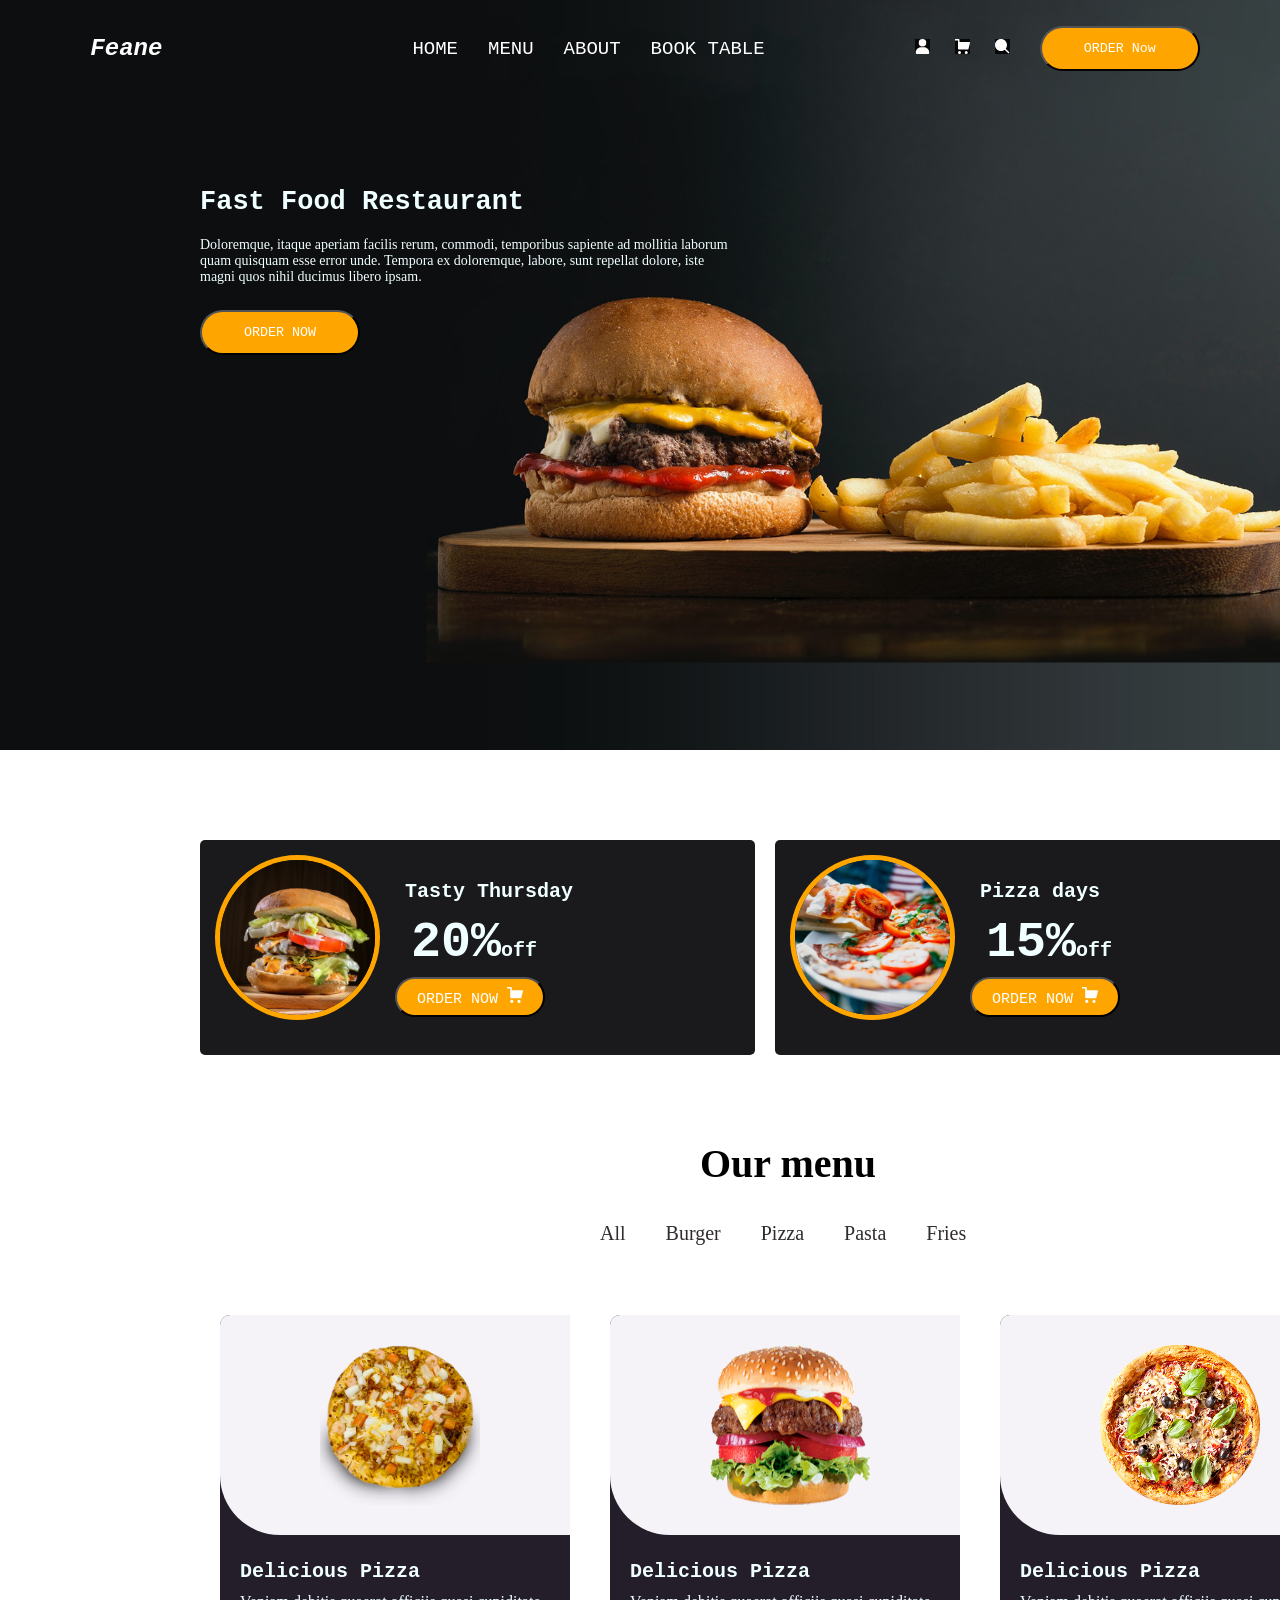
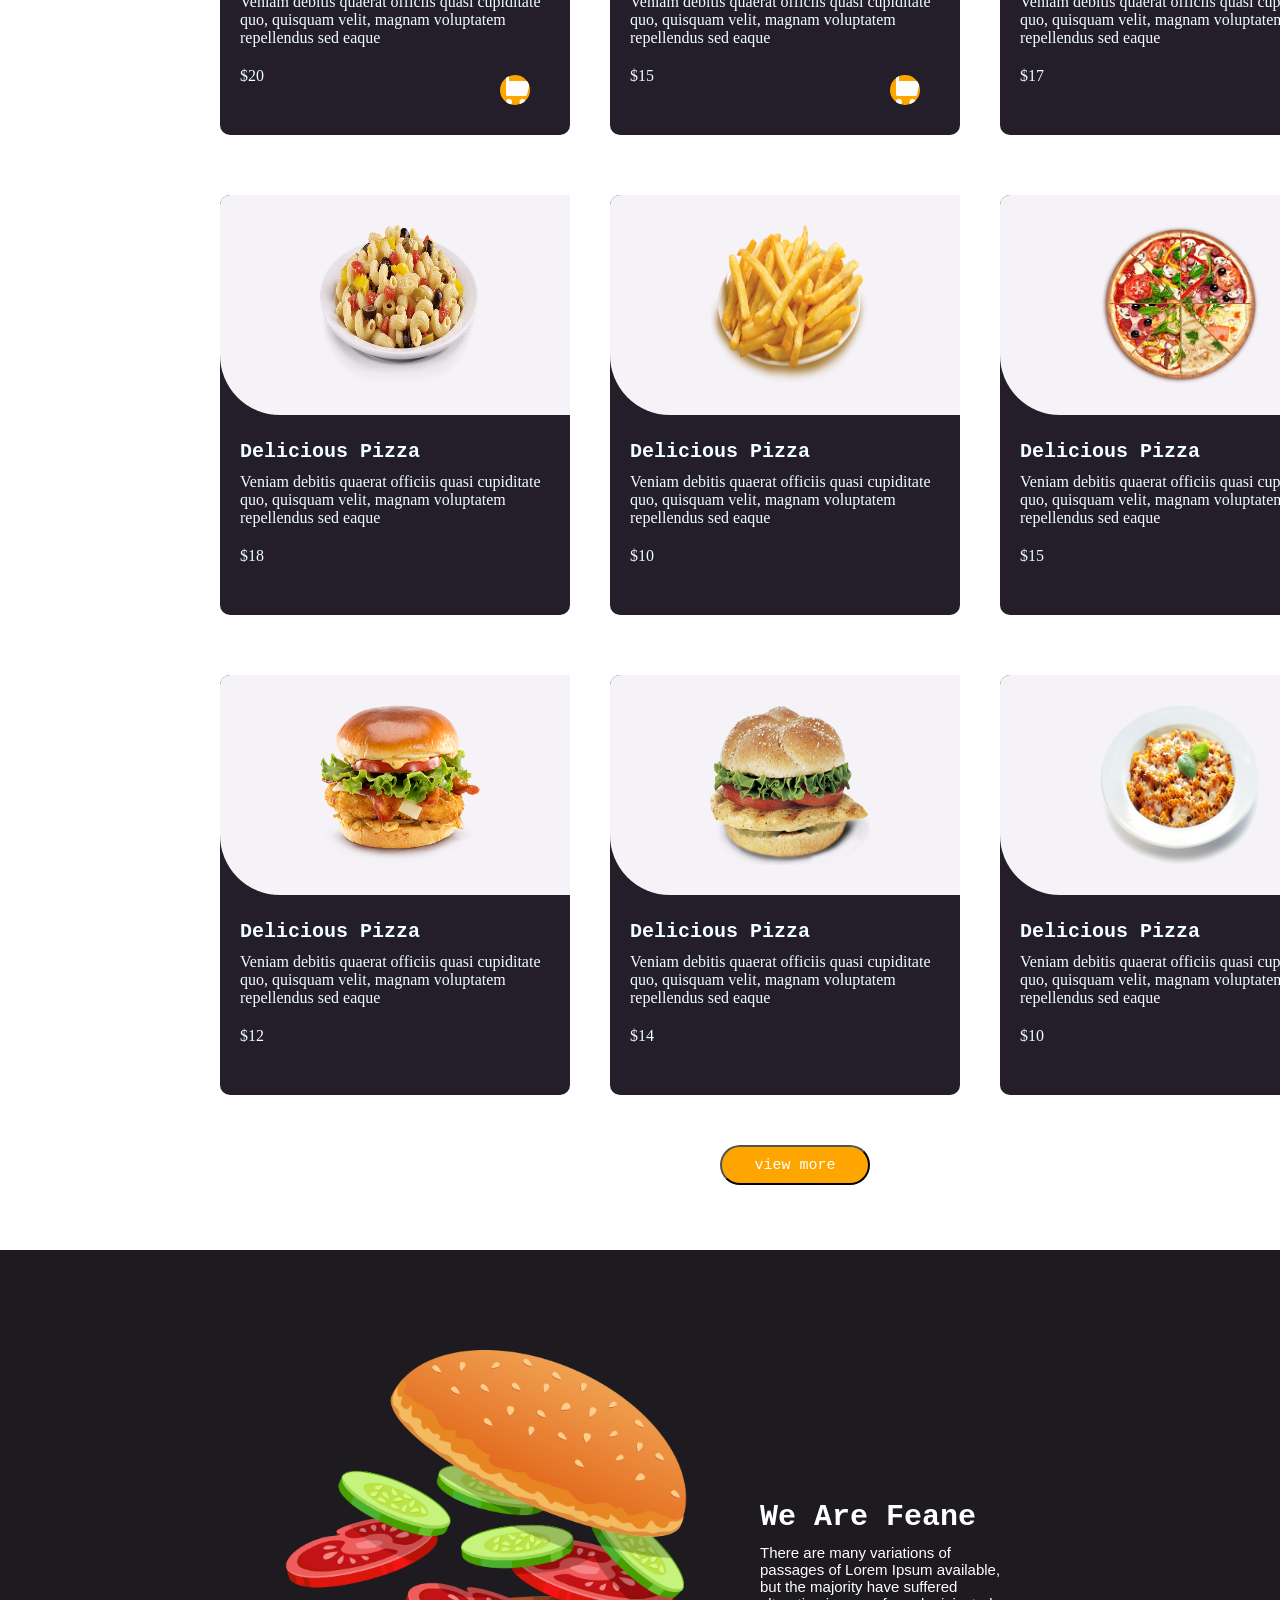
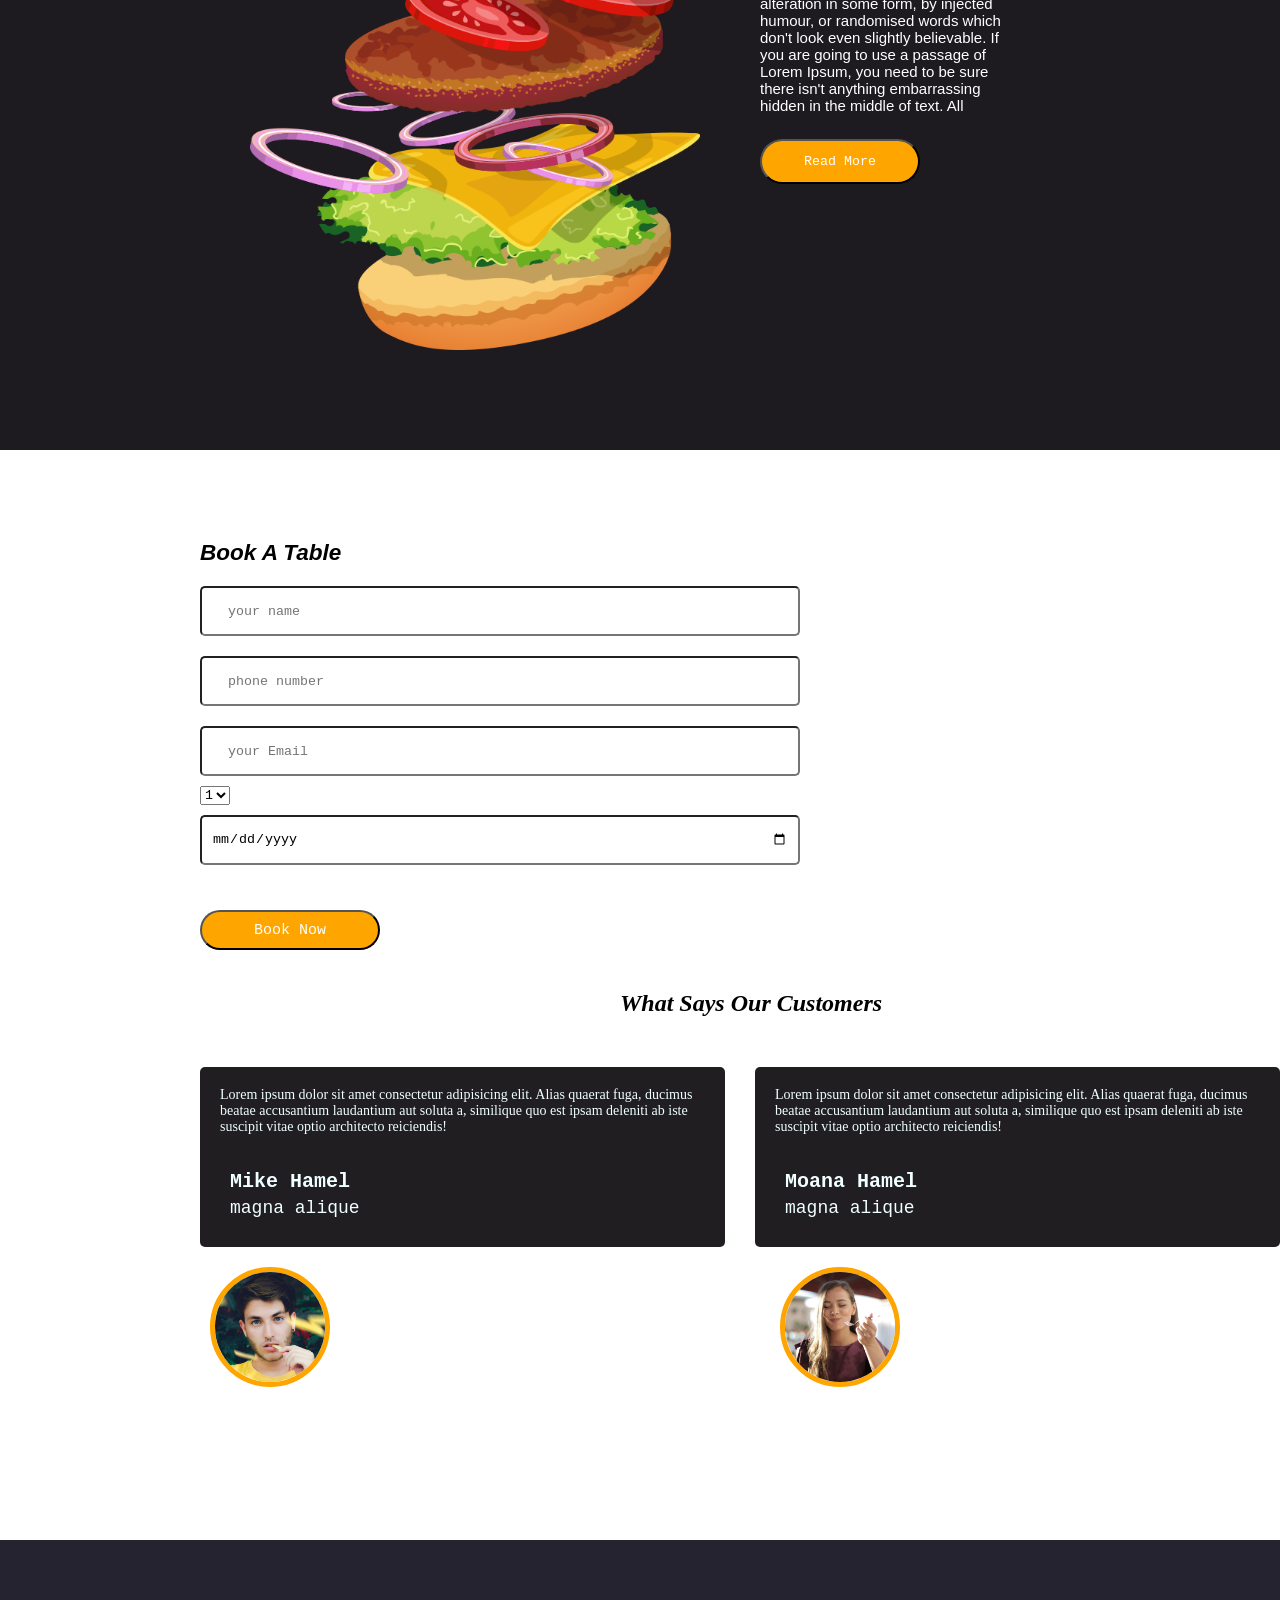
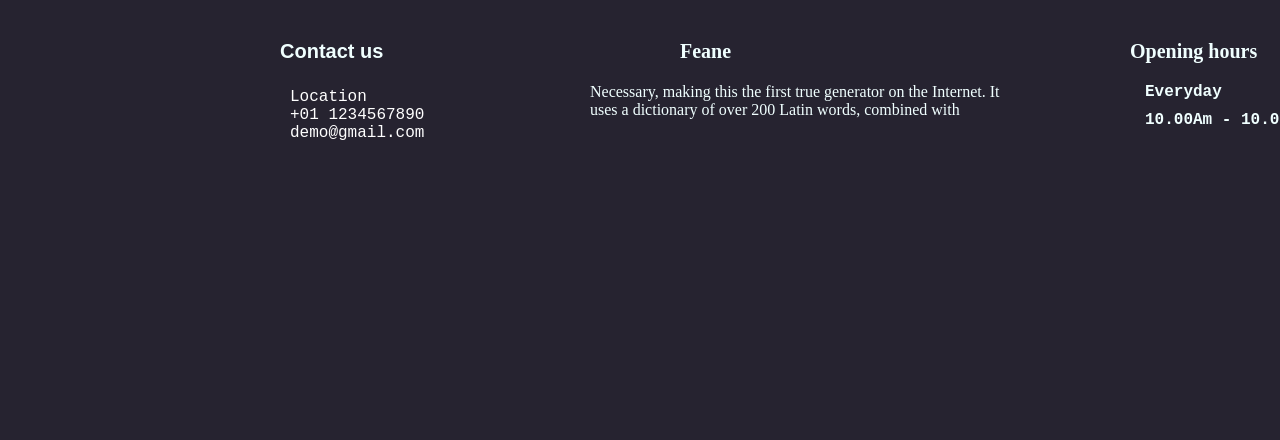
<file: index.html>
<!DOCTYPE html>
<html lang="en">
<head>
    <meta charset="UTF-8">
    <meta name="viewport" content="width=device-width, initial-scale=1.0">
    <title>Feane</title>
    <link rel="short icon" href="assets/favicon_1.png" type="image/x-icon">
    <link rel="stylesheet" href="style.css">
</head>
<body>
  <section class="hero-section">
    <header class="header_class">
        <!-- divider number_1 -->
    <div class="logo_and_menu">
        <!-- divider number_2 -->
        <div class="logo">
            <h1><i>Feane</i></h1>
        </div>
        <!--   divider number_3 -->
        <div class="menu_and_icon">
            <!-- divider number_4 -->
            <div class="menus">
                <!-- divider number_5 -->
             <ul>
                <li class="list"><a href="index.html" >HOME</a></li>
                <li class="list"><a href="menu.html">MENU</a></li>
                <li class="list"><a href="about.html">ABOUT</a></li>
                    <div class="book_menu">
                        <li class="list"><a href="book_table.html">BOOK TABLE</a> 
                            <div class="sub_menu">
                                <ul>
                                    <li>Online</li>
                                    <li>visit</li>
                                    <li>reference</li>
                                </ul>
                            </div>
                        </li>
                    </div>
                 </ul>
            </div>
               
        </div>
        <!-- divider number_6 -->
        <div class="img_and_btn">
            <div class="menu_img">
            <!-- divider number_7 -->
                <li class="list"><img src="assets/user.svg"></li>
                <li class="list"><img src="assets/cart-alt-2.svg"></li>
                <li class="list"><img src="assets/search.svg"></li>
            </div>
        <div class="btn">
            <!-- divider number_8 -->
            <button>ORDER Now</button>
        </div>
        

        </div>
        </div>
                
  </header>



    <div class="body_content">
        <div class="heading">
            <h1>Fast Food Restaurant</h1>
        </div>
        <div class="para">
            <p>Doloremque, itaque aperiam facilis rerum, commodi, temporibus sapiente ad mollitia laborum quam quisquam esse error unde. Tempora ex doloremque, labore, sunt repellat dolore, iste magni quos nihil ducimus libero ipsam.</p>
        </div>
        <div class="sec_btn">
            <button>ORDER NOW</button>
        </div>

    </div>
 
  </section>


    <section class="two_dish">
        <div class="1st_dish">
            <div class="img_box">
                 <div class="d_image">
                    <img src="assets/dish1.jpg">
                 </div>
                <div class="para_dish">
                    <h5>Tasty Thursday</h5>
                    <h6><span>20%</span>off</h6>
                    <button>ORDER NOW <img src="assets/cart-alt-2.svg"> </button>
                </div>
             </div>
        </div>
        <div class="2nd_dish" >
                <div class="img_box2">
                  <div class="d_image">
                     <img src="assets/dish2.jpg">
                  </div>
                 <div class="para_dish">
                    <h5>Pizza days</h5>
                    <h6><span>15%</span>off</h6>
                    <button>ORDER NOW <img src="assets/cart-alt-2.svg"> </button>
                </div> 
        </div>
    </section>



    <section class="our_menu">
          <div class="menu_head">
            <h3>Our menu</h3>
          </div>
          <div class="list_menu">
           <ul>
            <li><a href="">All</a></li>
            <li><a href="">Burger</a></li>
            <li><a href="">Pizza</a></li>
            <li><a href="">Pasta</a></li>
            <li><a href="">Fries</a></li>
          </ul>
          </div>
        <div class="our_menu_img_row1">
                  <div class="out_box">
                     <div  class="in_box">
                            <div class="pizza">
                           <img src="assets/pizza.png">                           
                            </div>
                        <h6>Delicious Pizza</h6>
                        <p>Veniam debitis quaerat officiis quasi cupiditate quo, quisquam velit, magnam voluptatem repellendus sed eaque</p>
                        <p>$20</p>
                      </div>
                      <div class="cart">
                     <img src="assets/cart-alt-2.svg">   
                     </div>
                  </div>

                    <div class="out_box">
                         <div class="in_box">
                             <div class="pizza">
                               <img src="assets/Burger1.png">
                         </div>
                              <h6>Delicious Pizza</h6>
                              <p>Veniam debitis quaerat officiis quasi cupiditate quo, quisquam velit, magnam voluptatem repellendus sed eaque</p>
                               <p>$15</p>
                         </div>
                        <div class="cart">
                         <img src="assets/cart-alt-2.svg">   
                        </div>
                    </div>

                    <div class="out_box">
                        
                        <div class="in_box">
                            
                            <div class="pizza">
                            <img src="assets/pizza_2.png">
                               </div>
                                <h6>Delicious Pizza</h6>
                        <p>Veniam debitis quaerat officiis quasi cupiditate quo, quisquam velit, magnam voluptatem repellendus sed eaque</p>
                       
                            <p>$17</p>
                         

                        </div>
                        <div class="cart">
                     <img src="assets/cart-alt-2.svg">   
                     </div>
                    </div>
        </div>
        

       <div class="our_menu_img_row2">
                  <div class="out_box">
                       <div  class="in_box">
                           <div class="pizza">
                           <img src="assets/pasta.png">
                           
                            </div>
                        
                            <h6>Delicious Pizza</h6>
                            <p>Veniam debitis quaerat officiis quasi cupiditate quo, quisquam velit, magnam voluptatem repellendus sed eaque</p>
                            <p>$18</p>
                        </div>
                    
                </div>
                    <div class="out_box">
                        <div class="in_box">
                
                          <div class="pizza">
                             <img src="assets/french_fries.png">
                            </div>
                             <h6>Delicious Pizza</h6>
                        <p>Veniam debitis quaerat officiis quasi cupiditate quo, quisquam velit, magnam voluptatem repellendus sed eaque</p>
                       
                            <p>$10</p>
                         
                        </div>
                        
                    </div>
                    <div class="out_box">
                        
                        <div class="in_box">
                            
                            <div class="pizza">
                            <img src="assets/pizza_3.png">
                               </div>
                          <h6>Delicious Pizza</h6>
                        <p>Veniam debitis quaerat officiis quasi cupiditate quo, quisquam velit, magnam voluptatem repellendus sed eaque</p>
                       
                                <p>$15</p>
                         
                                </div>
                       
                    </div>
                
        </div>

       <div class="our_menu_img_row3">
                <div class="out_box">
                    <div  class="in_box">
                        <div class="pizza">
                           <img src="assets/Burger2.png">
                           
                        </div>
                        
                         <h6>Delicious Pizza</h6>
                        <p>Veniam debitis quaerat officiis quasi cupiditate quo, quisquam velit, magnam voluptatem repellendus sed eaque</p>
                        <p>$12</p>
                    </div>
                    
                </div>


                <div class="out_box">
                        <div class="in_box">
                
                          <div class="pizza">
                             <img src="assets/Burger3.png">
                            </div>
                             <h6>Delicious Pizza</h6>
                        <p>Veniam debitis quaerat officiis quasi cupiditate quo, quisquam velit, magnam voluptatem repellendus sed eaque</p>
                       
                            <p>$14</p>
                         
                        </div>
                        
                    </div>
                    <div class="out_box">
                        
                        <div class="in_box">
                            
                            <div class="pizza">
                            <img src="assets/pasta2.png">
                               </div>
                   <h6>Delicious Pizza</h6>
                        <p>Veniam debitis quaerat officiis quasi cupiditate quo, quisquam velit, magnam voluptatem repellendus sed eaque</p>
                       
                            <p>$10</p>
                         
                        </div>
                        
                    </div>
        </div>
         <button>view more</button>
    </section>

<div class="about">
        <div class="about_img" >
          <img src="assets/about-img.png">
        </div>
        <div class="abt_text">
              <div class="abt_h2">
                <h2>We Are Feane</h2>
              </div>
              <div class="abt_para">
                <p>There are many variations of passages of Lorem Ipsum available, but the majority have suffered alteration in some form, by injected humour, or randomised words which don't look even slightly believable. If you are going to use a passage of Lorem Ipsum, you need to be sure there isn't anything embarrassing hidden in the middle of text. All</p>
             </div>
             <div class="btn_2">
              <button>Read More</button>
            </div>
         </div>
    </div>






    <section class="formsection">
        <div class="fill_form">

            <form>
                 <h1>Book A Table</h1>
                <input type="name" placeholder="  your name"><br>
                <input type="tel" placeholder="  phone number"><br>
                <input type="email" placeholder="  your Email"><br>
                <select> 
                    <option>1</option>
                    <option>2</option>
                    <option>3</option>
                    <option>4</option>
                </select><br>
                <input type="date" ><br>
                    
                <div class="bookbtn">
                    <button>Book Now</button>
                </div>
                
              
            </form>
            <div class="map" >
                <iframe src="https://www.google.com/maps/embed?pb=!1m18!1m12!1m3!1d3886.2641335195076!2d80.20513657454828!3d13.0824394124396!2m3!1f0!2f0!3f0!3m2!1i1024!2i768!4f13.1!3m3!1m2!1s0x3a52641174e20db5%3A0x402dd26ba41f0b66!2sBesant%20Technologies!5e0!3m2!1sen!2sin!4v1777469888596!5m2!1sen!2sin" width="600" height="450" style="border:0;" allowfullscreen="" loading="lazy" referrerpolicy="no-referrer-when-downgrade"></iframe>
            </div>
        </div>
    </section>
  

    <section class="reviewsection">
         <h1>What Says Our Customers</h1>
        <div class="two_rev">
           
        <div class="rev1">
            <p>Lorem ipsum dolor sit amet consectetur adipisicing elit. Alias quaerat fuga, ducimus beatae accusantium laudantium aut soluta a, similique quo est ipsam deleniti ab iste suscipit vitae optio architecto reiciendis!</p>
            <h5>Mike Hamel</h5>   
            <span>magna alique</span>
        </div>
        <div class="rev2">
            <p>Lorem ipsum dolor sit amet consectetur adipisicing elit. Alias quaerat fuga, ducimus beatae accusantium laudantium aut soluta a, similique quo est ipsam deleniti ab iste suscipit vitae optio architecto reiciendis!</p>
            <h5>Moana Hamel</h5>   
            <span>magna alique</span>
        </div>
        </div>
         <div class="client_pic">
            <div class="per1">
            <img src="assets/person1.jpg">

         </div>
         <div class="per2">
            <img src="assets/person2.jpg">

         </div>
         </div>

    </section>
    <footer class="end_sec">

        <div class="three_sec">
            <div class="contact_us">
                <h3>Contact us</h3>
                <div class="sub_cont">
                    <a href="">Location</a>
                    <a href="">+01 1234567890</a>
                    <a href="">demo@gmail.com</a>
                </div>
            </div>
            <div class="feane">
                <h3>Feane</h3>
                <div class="sub_feane">
                    <p>Necessary, making this the first true generator on the Internet. It uses a dictionary of over 200 Latin words, combined with</p>
                    <div class="f_icons">
                        <img>
                        <img>
                        <img>
                        <img>
                        <img>

                    </div>
                </div>
            </div>
            <div class="open_hours">
                <h3>Opening hours</h3>
                <div class="sub_open">
                    <h5>Everyday</h5>
                    <h5>10.00Am - 10.00Pm</h5>
                </div>
            </div>


            
        </div>
    </footer>
    
</body>
</html>
</file>
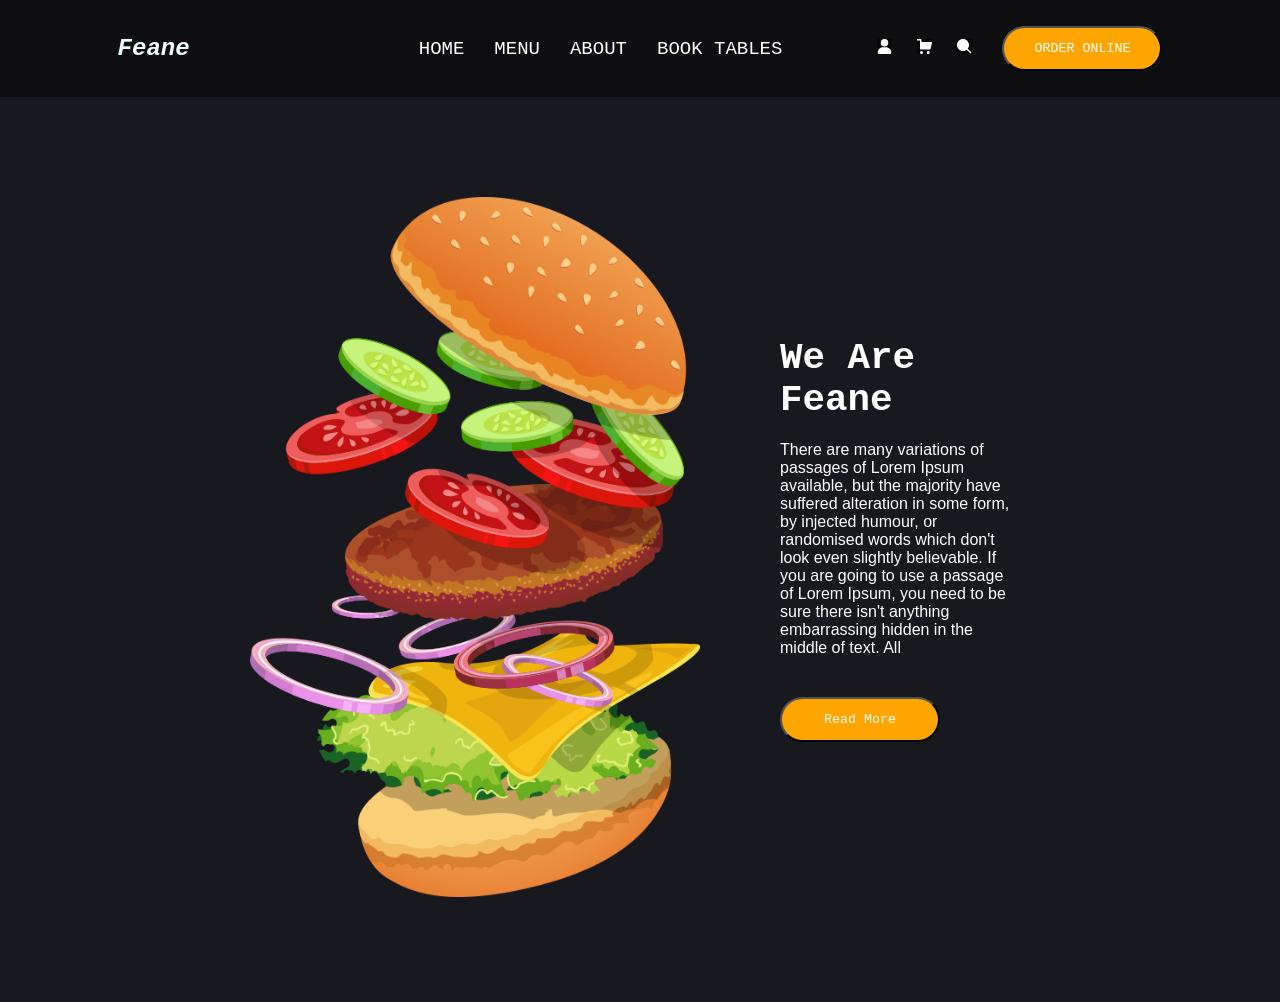
<file: about.html>
<!DOCTYPE html>
<html lang="en">
<head>
    <meta charset="UTF-8">
    <meta name="viewport" content="width=device-width, initial-scale=1.0">
    <title>Feane</title>
    <link rel="short icon" href="assets/favicon_1.png" type="image/x-icon">
    <link rel="stylesheet" href="style2.css">
</head>
<body>
    <header class="header_class">
        <!-- divider number_1 -->
    <div class="logo_and_menu">
        <!-- divider number_2 -->
        <div class="logo">
            <h1><i>Feane</i></h1>
        </div>
        <!--   divider number_3 -->
        <div class="menu_and_icon">
            <!-- divider number_4 -->
            <div class="menus">
                <!-- divider number_5 -->
             <ul>
                <li class="list"><a href="index.html" >HOME</a></li>
                <li class="list"><a href="menu.html">MENU</a></li>
                <li class="list"><a href="about.html">ABOUT</a></li>
                <li class="list"><a href="">BOOK TABLES</a></li>
            </ul>
        </div>
        <!-- divider number_6 -->
        <div class="img_and_btn">
            <div class="menu_img">
            <!-- divider number_7 -->
            <LI class="list"><img src="assets/user.svg"></LI>
                <li class="list"><img src="assets/cart-alt-2.svg"></li>
                <li class="list"><img src="assets/search.svg"></li>
        </div>
        <div class="btn">
            <!-- divider number_8 -->
            <button>ORDER ONLINE</button>
        </div>
        </div>
        </div>
                
    </div>
    </header>



    <div class="about">
        <div class="about_img" >
          <img src="assets/about-img.png">
        </div>
        <div class="abt_text">
              <div class="abt_h2">
                <h2>We Are Feane</h2>
              </div>
              <div class="abt_para">
                <p>There are many variations of passages of Lorem Ipsum available, but the majority have suffered alteration in some form, by injected humour, or randomised words which don't look even slightly believable. If you are going to use a passage of Lorem Ipsum, you need to be sure there isn't anything embarrassing hidden in the middle of text. All</p>
             </div>
             <div class="btn_2">
              <button>Read More</button>
            </div>
         </div>
    </div>

</body>
</html>
</file>
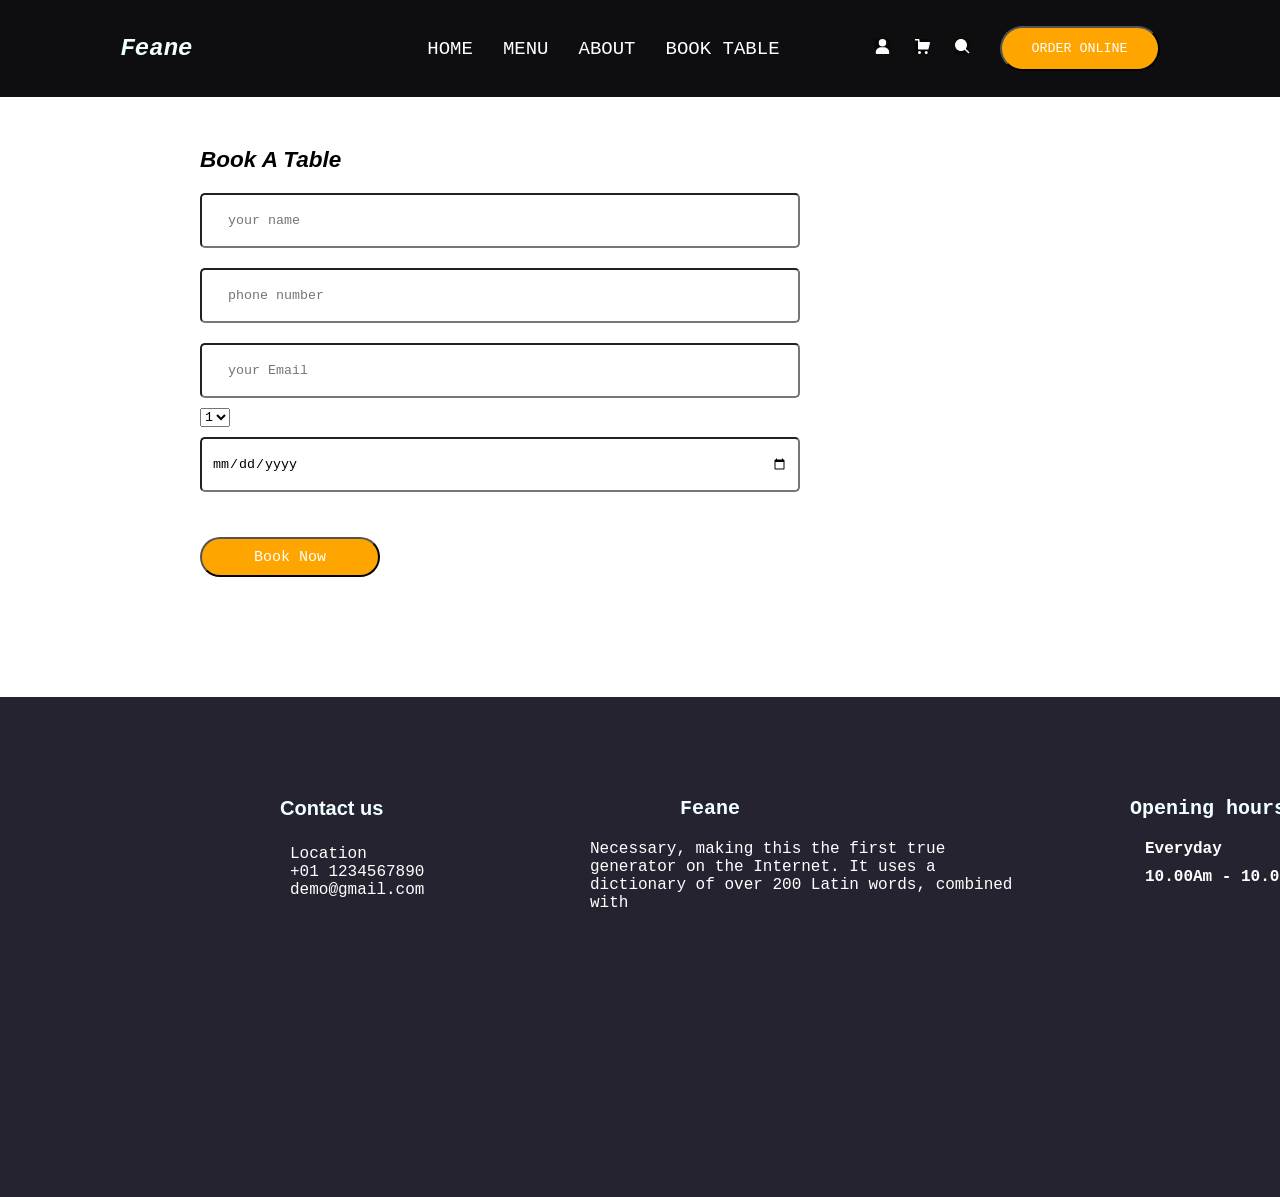
<file: book_table.html>
<!DOCTYPE html>
<html lang="en">
<head>
    <meta charset="UTF-8">
    <meta name="viewport" content="width=device-width, initial-scale=1.0">
    <title>Feane</title>
    <link rel="short icon" href="assets/favicon_1.png" type="image/x-icon">
    <link rel="stylesheet" href="style3.css">
</head>
<body>
    <header class="header_class">
        <!-- divider number_1 -->
    <div class="logo_and_menu">
        <!-- divider number_2 -->
        <div class="logo">
            <h1><i>Feane</i></h1>
        </div>
        <!--   divider number_3 -->
        <div class="menu_and_icon">
            <!-- divider number_4 -->
            <div class="menus">
                <!-- divider number_5 -->
             <ul>
                <li class="list"><a href="index.html" >HOME</a></li>
                <li class="list"><a href="menu.html">MENU</a></li>
                <li class="list"><a href="about.html">ABOUT</a></li>
                <li class="list"><a href="book_table.html">BOOK TABLE</a></li>
            </ul>
        </div>
        <!-- divider number_6 -->
        <div class="img_and_btn">
            <div class="menu_img">

            <!-- divider number_7 -->
            <LI class="list"><img src="assets/user.svg"></LI>
                <li class="list"><img src="assets/cart-alt-2.svg"></li>
                <li class="list"><img src="assets/search.svg"></li>
        </div>
        <div class="btn">
            <!-- divider number_8 -->
            <button>ORDER ONLINE</button>
        </div>
        </div>
        </div>
        </div>
    </header>

    
    <section class="formsection">
        <div class="fill_form">

            <form>
                 <h1>Book A Table</h1>
                <input type="name" placeholder="  your name"><br>
                <input type="tel" placeholder="  phone number"><br>
                <input type="email" placeholder="  your Email"><br>
                <select> 
                    <option>1</option>
                    <option>2</option>
                    <option>3</option>
                    <option>4</option>
                </select><br>
                <input type="date" ><br>
                    
                <div class="bookbtn">
                    <button>Book Now</button>
                </div>
                
              
            </form>
            <div class="map" >
                <iframe src="https://www.google.com/maps/embed?pb=!1m18!1m12!1m3!1d3886.2641335195076!2d80.20513657454828!3d13.0824394124396!2m3!1f0!2f0!3f0!3m2!1i1024!2i768!4f13.1!3m3!1m2!1s0x3a52641174e20db5%3A0x402dd26ba41f0b66!2sBesant%20Technologies!5e0!3m2!1sen!2sin!4v1777469888596!5m2!1sen!2sin" width="600" height="450" style="border:0;" allowfullscreen="" loading="lazy" referrerpolicy="no-referrer-when-downgrade"></iframe>
            </div>
        </div>
    </section>
  
    <footer class="end_sec">

        <div class="three_sec">
            <div class="contact_us">
                <h3>Contact us</h3>
                <div class="sub_cont">
                    <a href="">Location</a>
                    <a href="">+01 1234567890</a>
                    <a href="">demo@gmail.com</a>
                </div>
            </div>
            <div class="feane">
                <h3>Feane</h3>
                <div class="sub_feane">
                    <p>Necessary, making this the first true generator on the Internet. It uses a dictionary of over 200 Latin words, combined with</p>
                    <div class="f_icons">
                        <img>
                        <img>
                        <img>
                        <img>
                        <img>

                    </div>
                </div>
            </div>
            <div class="open_hours">
                <h3>Opening hours</h3>
                <div class="sub_open">
                    <h5>Everyday</h5>
                    <h5>10.00Am - 10.00Pm</h5>
                </div>
            </div>


            
        </div>
    </footer>
    
    
</body>
</html>
</file>
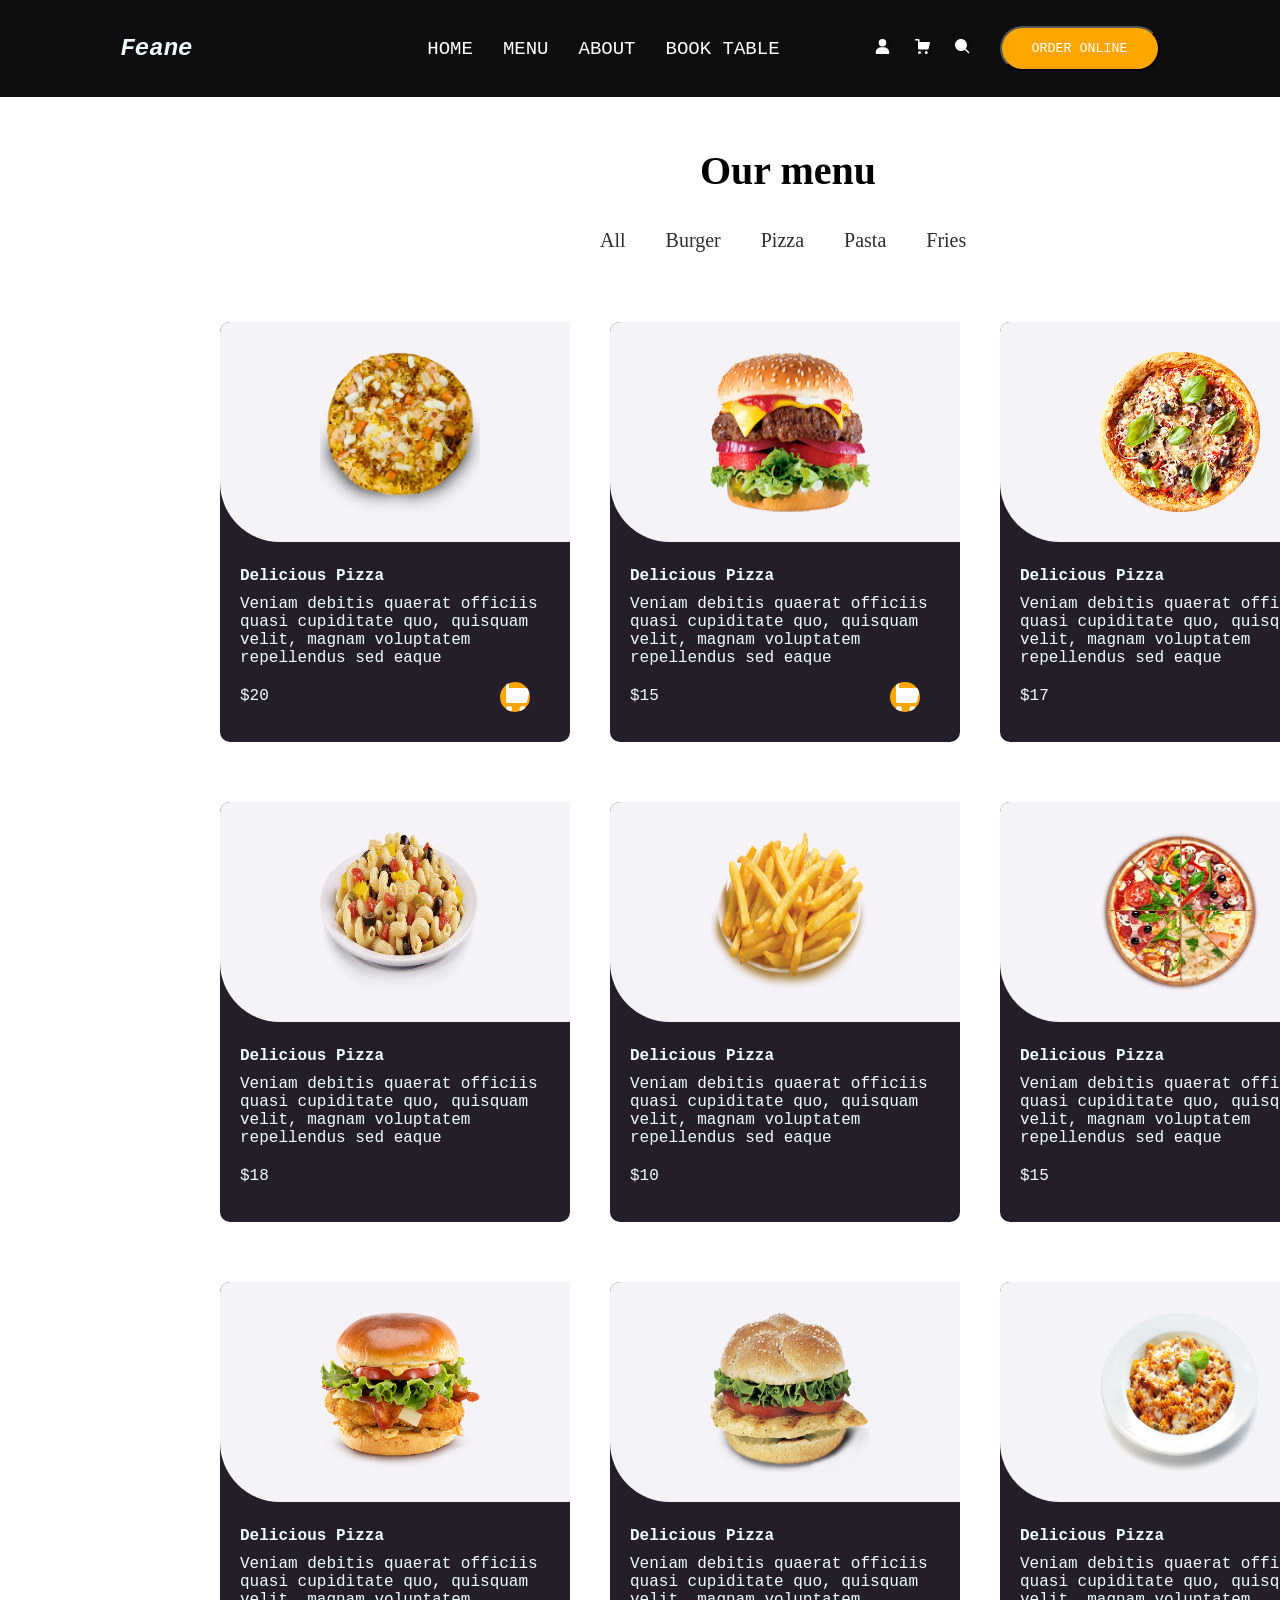
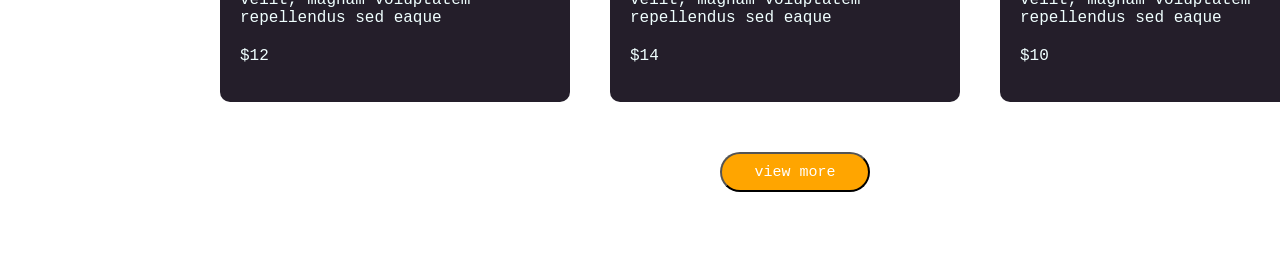
<file: menu.html>
<!DOCTYPE html>
<html lang="en">
<head>
    <meta charset="UTF-8">
    <meta name="viewport" content="width=device-width, initial-scale=1.0">
    <title>Feane</title>
    <link rel="short icon" href="assets/favicon_1.png" type="image/x-icon">
    <link rel="stylesheet" href="style1.css">
</head>
<body>
    <header class="header_class">
        <!-- divider number_1 -->
    <div class="logo_and_menu">
        <!-- divider number_2 -->
        <div class="logo">
            <h1><i>Feane</i></h1>
        </div>
        <!--   divider number_3 -->
        <div class="menu_and_icon">
            <!-- divider number_4 -->
            <div class="menus">
                <!-- divider number_5 -->
             <ul>
                <li class="list"><a href="index.html" >HOME</a></li>
                <li class="list"><a href="menu.html">MENU</a></li>
                <li class="list"><a href="about.html">ABOUT</a></li>
                <li class="list"><a href="">BOOK TABLE</a></li>
            </ul>
        </div>
        <!-- divider number_6 -->
        <div class="img_and_btn">
            <div class="menu_img">
            <!-- divider number_7 -->
            <LI class="list"><img src="assets/user.svg"></LI>
                <li class="list"><img src="assets/cart-alt-2.svg"></li>
                <li class="list"><img src="assets/search.svg"></li>
        </div>
        <div class="btn">
            <!-- divider number_8 -->
            <button>ORDER ONLINE</button>
        </div>
        </div>
        </div>
                
    </div>
    </header>
    <section class="our_menu">
          <div class="menu_head">
            <h3>Our menu</h3>
          </div>
          <div class="list_menu">
           <ul>
            <li><a href="">All</a></li>
            <li><a href="">Burger</a></li>
            <li><a href="">Pizza</a></li>
            <li><a href="">Pasta</a></li>
            <li><a href="">Fries</a></li>
          </ul>
          </div>
        <div class="our_menu_img_row1">
                  <div class="out_box">
                     <div  class="in_box">
                            <div class="pizza">
                           <img src="assets/pizza.png">                           
                            </div>
                        <h6>Delicious Pizza</h6>
                        <p>Veniam debitis quaerat officiis quasi cupiditate quo, quisquam velit, magnam voluptatem repellendus sed eaque</p>
                        <p>$20</p>
                      </div>
                      <div class="cart">
                     <img src="assets/cart-alt-2.svg">   
                     </div>
                  </div>

                    <div class="out_box">
                         <div class="in_box">
                             <div class="pizza">
                               <img src="assets/Burger1.png">
                         </div>
                              <h6>Delicious Pizza</h6>
                              <p>Veniam debitis quaerat officiis quasi cupiditate quo, quisquam velit, magnam voluptatem repellendus sed eaque</p>
                               <p>$15</p>
                         </div>
                        <div class="cart">
                         <img src="assets/cart-alt-2.svg">   
                        </div>
                    </div>

                    <div class="out_box">
                        
                        <div class="in_box">
                            
                            <div class="pizza">
                            <img src="assets/pizza_2.png">
                               </div>
                                <h6>Delicious Pizza</h6>
                        <p>Veniam debitis quaerat officiis quasi cupiditate quo, quisquam velit, magnam voluptatem repellendus sed eaque</p>
                       
                            <p>$17</p>
                         

                        </div>
                        <div class="cart">
                     <img src="assets/cart-alt-2.svg">   
                     </div>
                    </div>
        </div>
        

       <div class="our_menu_img_row2">
                  <div class="out_box">
                       <div  class="in_box">
                           <div class="pizza">
                           <img src="assets/pasta.png">
                           
                            </div>
                        
                            <h6>Delicious Pizza</h6>
                            <p>Veniam debitis quaerat officiis quasi cupiditate quo, quisquam velit, magnam voluptatem repellendus sed eaque</p>
                            <p>$18</p>
                        </div>
                    
                </div>
                    <div class="out_box">
                        <div class="in_box">
                
                          <div class="pizza">
                             <img src="assets/french_fries.png">
                            </div>
                             <h6>Delicious Pizza</h6>
                        <p>Veniam debitis quaerat officiis quasi cupiditate quo, quisquam velit, magnam voluptatem repellendus sed eaque</p>
                       
                            <p>$10</p>
                         
                        </div>
                        
                    </div>
                    <div class="out_box">
                        
                        <div class="in_box">
                            
                            <div class="pizza">
                            <img src="assets/pizza_3.png">
                               </div>
                          <h6>Delicious Pizza</h6>
                        <p>Veniam debitis quaerat officiis quasi cupiditate quo, quisquam velit, magnam voluptatem repellendus sed eaque</p>
                       
                                <p>$15</p>
                         
                                </div>
                       
                    </div>
                
        </div>

       <div class="our_menu_img_row3">
                <div class="out_box">
                    <div  class="in_box">
                        <div class="pizza">
                           <img src="assets/Burger2.png">
                           
                        </div>
                        
                         <h6>Delicious Pizza</h6>
                        <p>Veniam debitis quaerat officiis quasi cupiditate quo, quisquam velit, magnam voluptatem repellendus sed eaque</p>
                        <p>$12</p>
                    </div>
                    
                </div>


                <div class="out_box">
                        <div class="in_box">
                
                          <div class="pizza">
                             <img src="assets/Burger3.png">
                            </div>
                             <h6>Delicious Pizza</h6>
                        <p>Veniam debitis quaerat officiis quasi cupiditate quo, quisquam velit, magnam voluptatem repellendus sed eaque</p>
                       
                            <p>$14</p>
                         
                        </div>
                        
                    </div>
                    <div class="out_box">
                        
                        <div class="in_box">
                            
                            <div class="pizza">
                            <img src="assets/pasta2.png">
                               </div>
                   <h6>Delicious Pizza</h6>
                        <p>Veniam debitis quaerat officiis quasi cupiditate quo, quisquam velit, magnam voluptatem repellendus sed eaque</p>
                       
                            <p>$10</p>
                         
                        </div>
                        
                    </div>
        </div>
         <button>view more</button>
    </section>




</body>
</html>
</file>
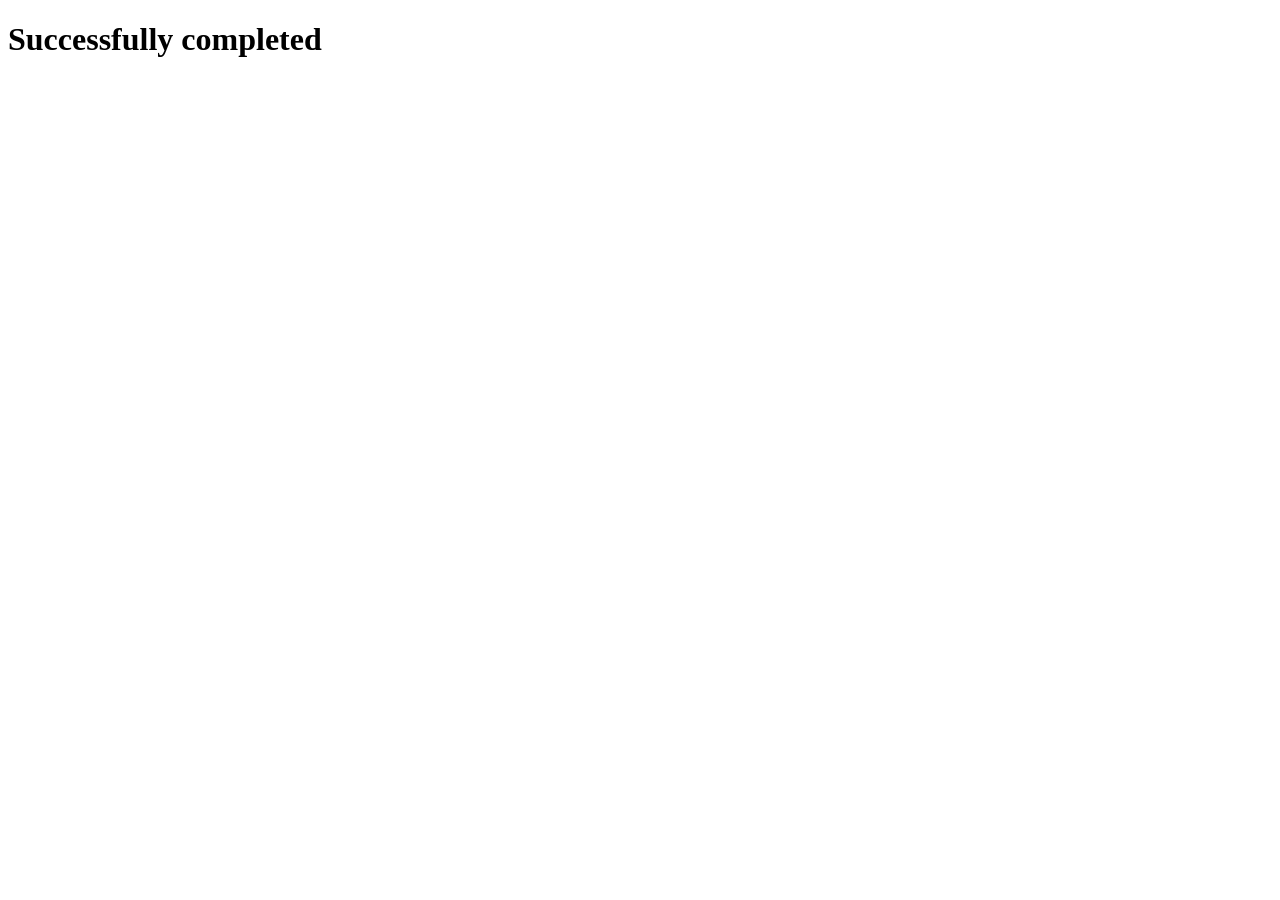
<file: redirection.html>
<!DOCTYPE html>
<html lang="en">
<head>
    <meta charset="UTF-8">
    <meta name="viewport" content="width=device-width, initial-scale=1.0">
    <title>Sample</title>
</head>
<body>
    <h1>Successfully completed</h1>
</body>
</html>
</file>
<file: style.css>
*{
    margin: 0px;
    padding: 0px;
    font-family: 'Courier New', Courier, monospace;
    box-sizing: border-box;
}


.header_class{
    background-color: transparent;
    color: white; 
    padding: 26px 3px;

}
.hero-section{
background-image: url(assets/background_img.png);
    background-repeat: no-repeat;
    background-size: cover;
    height: 750px;
    margin-bottom: 90px;
}

.logo_and_menu{
    display: flex;
    justify-content: center;
    align-items: center;
    gap: 150px;
}

.menu_and_icon{
    display: flex;
    justify-content: space-evenly; 
    align-items: center;
    font-size: 19px;
    font-family: Cambria, Cochin, Georgia, Times, 'Times New Roman', serif;
    gap: 95px;
}
.img_and_btn
{
    display: flex;
    justify-content: space-evenly; 
    align-items: center;
    gap: 30px;
}
/* this the logo content ==feane */
.logo{
    font-family: 'Trebuchet MS', 'Lucida Sans Unicode', 'Lucida Grande', 'Lucida Sans', Arial, sans-serif;
    font-size: 16px;
    padding: 0px 100px 0px 10px;
    color:white;
}
.menus ul{
    display: flex;
    gap: 30px;
    list-style-type: none;
}
.menu_img{
    display: flex;
    gap: 25px;
    list-style-type:none;
    
  
}
.book_menu{
    position: relative;
    
}
 .sub_menu 
 {
    color: aliceblue;
    display: none;
    position: absolute; 
}
.sub_menu ul{
    display: block;
    position: absolute;
}
.sub_menu ul li{
    margin: 10px;
    padding:10px ;
    background-color: black;
    width: 150px;
    text-align: center;
 
}
.book_menu:hover .sub_menu
{
    display:block;
}

.menu_img img{
  background-color: rgb(7, 7, 7);
  width: 15px;
}
a{
    text-decoration: none;
    color: white;
}
a:hover{
    color: orange;
}
.btn button{
    background-color: orange;
    color: white;
    border-radius: 25px;
    width: 160px;
    height: 45px;
}


/* section */
.body_content
{
    margin-bottom: 140px;
    padding: 90px 10px 10px 200px;
    width: 750px;
    height: 67px;
 
}
.heading{
    color: #f0ffff;
    font-size: 18px ;
    font-family: 'Dancing Script', cursive;

 
}
p{
     color: #f0ffff;
    font-size: 14px;  
    padding: 20px 0px 25px 0px; 
     font-family: 'Dancing Script', cursive;
}

.sec_btn button{
    background-color: orange;
    color: white;
    border-radius: 25px;
    width: 160px;
    height: 45px;
}

/*  */
.two_dish
{
    
    width: 900px;
    height: 200px;
    border-radius: 5px;
    display: flex;
    margin-bottom: 50px;
}
.img_box
{
    width: 175px;
    background-color: rgb(26, 25, 27);
    width: 555px;
    height: 215px;
    display: flex;
    color: #f0ffff;
    margin: 0px 20px 100px 200px;
    border-radius: 5px;
}
.d_image
{
    padding: 15px
}
.d_image img{
    border-radius: 50%;
    width: 165px;
    border: 5px solid;
    border-color: orange;
}

h5{
    color: #f0ffff;
    padding: 40px 0px 5px 10px;
    font-size: 20px;

}
span{
    color:#f0ffff;
    padding: 40px 0px 5px 10px;
    font-size: 50px;
}
h6{
    color: #f0ffff;
    padding: 6px;
    font-size: 20px;

}
.para_dish button{
     background-color: orange;
    color: white;
    border-radius: 25px;
    width: 150px;
    height: 40px;
    font-size: 15px;
    align-items: center;
    justify-content: center;
}
.para_dish img{
    width: 16px;
    align-items: end;
    justify-content: end;
}
/* 2nd box */
.img_box2{|
width:175px;
    background-color: rgb(26, 25, 27);
    width: 555px;
    height: 215px;
    display: flex;
    color: #f0ffff;
    margin: 0px 200px 100px 0px;
    border-radius: 5px;
}

/* Our menu section */
.our_menu{

   width: 950px;
    height: 1680px;
   margin-bottom: 80px;
}
h3{
    align-item: center;
    justify-content: center;
    font-size: 40px;
    font-family: cursive;
    padding: 50px 0px 0px 700px;
}

.list_menu ul {
    display: flex;
    list-style-type:none;
    gap: 40px;
    font-weight:500;
    padding: 35px 0px 50px 600px;
}
.list_menu a{
    color: rgb(48, 44, 44);
    font-size: 20px;
    font-family:Cambria, Cochin, Georgia, Times, 'Times New Roman', serif;
}
.our_menu_img_row1{
    display: flex;
margin-bottom: 20px;
    padding:  0px 0px 0px 200px;

}
.our_menu_img_row1 img{
    width: 160px;
    height: 160px;
    align-items: center;
    justify-content: center;
margin:30px 100px ;
}
.cart img{
  
    color: #f0ffff;
    background-color: orange;
    border-radius: 50%;
    width: 30px;
    height: 30px;
    align-items: center;
    justify-content: center;
    margin: 140px 20px 0px 280px ;

}
.out_box{
    width: 600px;
    height: 420px;
    background-color: rgb(36, 30, 42);
    margin: 20px;
    border-radius: 10px;
}
.in_box h6{
padding: 20px 20px 10px 20px;
}
.in_box p{
    padding: 0px 20px 20px 20px;
  font-size: 16px;
}

.in_box{
     width: 350px;
    height: 220px;
  border-radius: 10px 0px 0px 60px;

    background-color: rgb(245, 243, 248);
}

.our_menu_img_row2{
    display: flex;
margin-bottom: 20px;
    padding:  0px 0px 0px 200px;

}
.our_menu_img_row2 img{
    width: 160px;
    height: 160px;
    align-items: center;
    justify-content: center;
margin:30px 100px ;
}

.our_menu_img_row3{
    display: flex;
margin-bottom: 20px;
    padding:  0px 0px 0px 200px;

}

.our_menu_img_row3 img{
    width: 160px;
    height: 160px;
    align-items: center;
    justify-content: center;
margin:30px 100px ;
}
.our_menu button{
    background-color: orange;
    color: white;
    border-radius: 25px;
    width: 150px;
    height: 40px;
    margin-left: 720px;
    font-size: 15px;
    margin-top: 10px;
    align-items: center;
    justify-content: center;
}




/* about  */
.about{
    justify-content: center;
    padding: 100px 250px;
    width: 100%;
    height: 800px;
    background-color:rgb(29, 26, 32);
    margin-bottom: 40px;
    display: flex;
}
.abt_text
{

    align-items: center;
    width: 1500px;
    height: 100px;
    padding: 150px 0px 0px 60px;

}
.about_img img {
    width: 450px;
    height: 600px; 
}
.abt_h2
{
    font-size: 20px;
    font-family: 'Courier New', Courier, monospace;
    color: white;
}
.abt_para p{
    font-family:sans-serif;
    font-size: 15px;
    padding:10px 20px 25px 0px;
    color: white;
}
.btn_2 button{
    background-color: orange;
    color: white;
    border-radius: 25px;
    width: 160px;
    height: 45px;
}




/* form */
.formsection{
    align-item: center;
    justify-content: center;
    font-size: 15px;
    width: 800px;
    height: 400px;
    font-family: cursive;
    padding: 50px 0px 0px 200px;

}
.fill_form
{
    display: flex;
}
.fill_form h1{
    font-family: sans-serif;
    font-style: italic;
    margin-bottom: 10px;
}
.fill_form input{
    width: 600px;
    height: 50px;
    margin : 10px 0px 10px 0px;
    font-family: 'Courier New', Courier, monospace;
    padding: 10px;
    border-radius: 5px;
   
}

.bookbtn button{
     background-color: orange;
    color: white;
    border-radius: 25px;
    width: 180px;
    height: 40px;
    font-size: 15px;
    margin:35px 0px 0px 0px;
    align-items: center;
    justify-content: center;
}
.map iframe{
    width: 500px;
    height: 300px;
    margin: 40px;
    border-radius: 10px;
}

/* review section */

.reviewsection 
{
    margin-top: 100px;
    height: 400px;
    margin-bottom: 150px;
}
.reviewsection h1{
     padding-left: 620px;
     margin-bottom: 50px;
      font-family: Cambria, Cochin, Georgia, Times, 'Times New Roman', serif;
    font-style: italic;

}
.two_rev{
    display: flex;
    
}

.rev1{
 width: 175px;
    background-color: rgb(32, 30, 33);
    width: 555px;
    height: 180px;  
    color:#f0ffff;
    font-size: 15px;
    padding:  0px 20px; 
    margin: 0px 30px 0px 200px;
    border-radius: 5px;
}
.rev1 h5{
    padding-top: 10px;
}
.rev1 span{
    padding-top: 0px;
    font-weight: 200;
    font-size: 18px;
}
.rev2{
 width: 175px;
    background-color: rgb(32, 30, 33);
    width: 555px;
    height: 180px;  
    color:#f0ffff;
    font-size: 15px;
    padding: 0px 20px;
    margin: 0px 0px 20px 0px;
    border-radius: 5px;
}
.rev2 h5{
    padding-top: 10px;
}


.rev2 span{
    padding-top: 0px;
    font-weight: 200;
    font-size: 18px;
}
.client_pic
{
    display: flex;
}
.per1 img{
 
    border-radius: 50%;
    width: 120px;
    border: 5px solid;
    border-color: orange; 
    margin: 0px 10px 0px 210px;
}
.per2 img{
 
    border-radius: 50%;
    width: 120px;
    border: 5px solid;
    border-color: orange;
    margin: 0px 0px 0px 440px;
}

/* end footer section */
.end_sec{
        height: 500px;
    background-color: rgb(38, 35, 48);
}
.three_sec{
    display: flex;
    padding: 30px;

}
.contact_us{
      width: 450px;
      padding: 50px 50px 0px 150px;
}
.contact_us h3{
    color: #f0ffff;
    padding: 20px 0px 25px 100px;
    font-family:'Franklin Gothic Medium', 'Arial Narrow', Arial, sans-serif;
    font-size: 20px;
    width: 400px;
}
.sub_cont a{
    padding:0px 0px 20px 110px ;
     font-size: 16px;
     gap: 10px;

}
.feane{
    width: 550px;
    padding: 50px 0px 0px 100px;

}
.feane h3{
     color: #f0ffff;
    padding: 20px 400px 20px 100px;
    font-size: 20px;
    width: 300px;
}
.sub_feane p{
padding:0px 10px 20px 10px ;
     font-size: 16px;
}
.open_hours{
      width: 500px;
        padding: 50px 150px 0px 100px;
}
.open_hours h3{
     color: #f0ffff;
    padding: 20px 20px 10px 0px;
    font-size: 20px;
    width: 400px;
}
.sub_open h5{
     padding: 10px 20px 0px 15px;
     font-size: 16px;
}
</file>
<file: style2.css>
*{
    margin: 0px;
    padding: 0px;
    font-family: 'Courier New', Courier, monospace;
    box-sizing: border-box;
}
.header_class{
    background-color:  rgb(14, 14, 17);
    color: white;
    padding: 26px 3px;
}
body{
    background-color:  rgb(24, 24, 31);
}

.logo_and_menu{
    display: flex;
    justify-content: space-around;
    align-items: center;
}
.menu_and_icon{
    display: flex;
    justify-content: space-evenly; 
    align-items: center;
    font-size: 19px;
    font-family: Cambria, Cochin, Georgia, Times, 'Times New Roman', serif;
    gap: 95px;
}
.img_and_btn
{display: flex;
     justify-content: space-evenly;
    align-items: center;
    gap: 30px;
}
/* this the logo content ==feane */
.logo{
    font-family: 'Trebuchet MS', 'Lucida Sans Unicode', 'Lucida Grande', 'Lucida Sans', Arial, sans-serif;
    font-size: 12px;
    color: azure;
}
.menus ul{
    display: flex;
    gap: 30px;
    list-style-type: none;
}
.menu_img{
    display: flex;
    gap: 25px;
    list-style-type:none;
  
}
.menu_img img{
  /* border-radius: 15px; */
   width: 15px;
  background-color: rgb(7, 7, 7);
}
a{
    text-decoration: none;
    color: white;
}
a:hover{
    color: orange;
}
.btn button{
    background-color: orange;
    color: white;
    border-radius: 25px;
    width: 160px;
    height: 45px;
   

}
.about{
    justify-content: center;
    padding: 100px 250px;
    display: flex;
}
.abt_text
{

    align-items: center;
    padding: 140px 0px 0px 80px;

}
.about_img img {
    width: 450px;
    height: 700px; 
}
.abt_h2
{
    font-size: 25px;
    font-family: 'Courier New', Courier, monospace;
    color: white;
}
.abt_para{
    font-family:'Courier New', Courier, monospace;
    font-size: 17px;
    padding: 20px 20px 15px 0px;
    color: white;
}
.abt_para p{
    font-family:sans-serif;
    font-size: 16px;
    padding:0px 0px 25px 0px;
    color: white;
}
.btn_2 button{
    background-color: orange;
    color: white;
    border-radius: 25px;
    width: 160px;
    height: 45px;
}
</file>
<file: style3.css>
*{
    margin: 0px;
    padding: 0px;
    font-family: 'Courier New', Courier, monospace;
    box-sizing: border-box;
}
.header_class{
    background-color:  rgb(14, 14, 17);
    color: white;
    padding: 26px 3px;
}


.logo_and_menu{
    display: flex;
    justify-content: space-around;
    align-items: center;
}
.menu_and_icon{
    display: flex;
    justify-content: space-evenly; 
    align-items: center;
    font-size: 19px;
    font-family: Cambria, Cochin, Georgia, Times, 'Times New Roman', serif;
    gap: 95px;
}
.img_and_btn
{display: flex;
     justify-content: space-evenly;
    align-items: center;
    gap: 30px;
}
/* this the logo content ==feane */
.logo{
    font-family: 'Trebuchet MS', 'Lucida Sans Unicode', 'Lucida Grande', 'Lucida Sans', Arial, sans-serif;
    font-size: 12px;
    color: azure;
}
.menus ul{
    display: flex;
    gap: 30px;
    list-style-type: none;
}
.menu_img{
    display: flex;
    gap: 25px;
    list-style-type:none;
  
}
.menu_img img{
  /* border-radius: 15px; */
   width: 15px;
  background-color: rgb(7, 7, 7);
}
a{
    text-decoration: none;
    color: white;
}
a:hover{
    color: orange;
}
.btn button{
    background-color: orange;
    color: white;
    border-radius: 25px;
    width: 160px;
    height: 45px;
}




/* form */


.formsection 
{
    align-item: center;
    justify-content: center;
    font-size: 15px;
    width: 800px;
    height: 600px;
    font-family: cursive;
    padding: 50px 0px 0px 200px;

}
.fill_form
{
    display: flex;
}
.fill_form h1{
    font-family: sans-serif;
    font-style: italic;
    margin-bottom: 10px; 
}
.fill_form input{
    width: 600px;
    height: 55px;
 
    margin : 10px 0px 10px 0px;
    font-family: 'Courier New', Courier, monospace;
    padding: 10px;
    border-radius: 5px;
   
}

.bookbtn button{
     background-color: orange;
    color: white;
    border-radius: 25px;
    width: 180px;
    height: 40px;
    font-size: 15px;
    margin:35px 0px 0px 0px;
    align-items: center;
    justify-content: center;
}
.map iframe{
    width: 500px;
    height: 300px;
    margin: 40px;
    border-radius: 10px;
}




/*  end footer section */
.end_sec{
        height: 500px;
    background-color: rgb(38, 35, 48);
    color:white;
}
.three_sec{
    display: flex;
    padding: 30px;

}
.contact_us{
      width: 450px;
      padding: 50px 50px 0px 150px;
}
.contact_us h3{
    color: #f0ffff;
    padding: 20px 0px 25px 100px;
    font-family:'Franklin Gothic Medium', 'Arial Narrow', Arial, sans-serif;
    font-size: 20px;
    width: 400px;
}
.sub_cont a{
    padding:0px 0px 20px 110px ;
     font-size: 16px;
     gap: 10px;

}
.feane{
    width: 550px;
    padding: 50px 0px 0px 100px;

}
.feane h3{
     color: #f0ffff;
    padding: 20px 400px 20px 100px;
    font-size: 20px;
    width: 300px;
}
.sub_feane p{
padding:0px 10px 20px 10px ;
     font-size: 16px;
}
.open_hours{
      width: 500px;
        padding: 50px 150px 0px 100px;
}
.open_hours h3{
     color: #f0ffff;
    padding: 20px 20px 10px 0px;
    font-size: 20px;
    width: 400px;
}
.sub_open h5{
     padding: 10px 20px 0px 15px;
     font-size: 16px;
}
</file>
<file: style1.css>
*{
    margin: 0px;
    padding: 0px;
    font-family: 'Courier New', Courier, monospace;
    box-sizing: border-box;
}
.header_class{
    background-color:rgb(14, 14, 17);;
    color: white;
    padding: 26px 3px;
}
body{
background-attachment: white;
}
.logo_and_menu{
    display: flex;
    justify-content: space-around;
    align-items: center;
}
.menu_and_icon{
    display: flex;
    /* justify-content: space-evenly; */
    align-items: center;
    font-size: 19px;
    font-family: Cambria, Cochin, Georgia, Times, 'Times New Roman', serif;
    gap: 95px;
}
.img_and_btn
{display: flex;
    /* justify-content: space-evenly; */
    align-items: center;
    gap: 30px;
}
/* this the logo content ==feane */
.logo{
    font-family: 'Trebuchet MS', 'Lucida Sans Unicode', 'Lucida Grande', 'Lucida Sans', Arial, sans-serif;
    font-size: 12px;
    color: azure;
}
.menus ul{
    display: flex;
    gap: 30px;
    list-style-type: none;
}
.menu_img{
    display: flex;
    gap: 25px;
    list-style-type:none;
  
}
.menu_img img{
  /* border-radius: 15px; */
   width: 15px;
  background-color: rgb(11, 11, 11);
}
a{
    text-decoration: none;
    color: white;
}
a:hover{
    color: orange;
}
.btn button{
    background-color: orange;
    color: white;
    border-radius: 25px;
    width: 160px;
    height: 45px;
   

}

.our_menu{

   width: 950px;
    height: 1680px;
   margin-bottom: 80px;
}
h3{
    align-item: center;
    justify-content: center;
    font-size: 40px;
    font-family: cursive;
    padding: 50px 0px 0px 700px;
}

.list_menu ul {
    display: flex;
    list-style-type:none;
    gap: 40px;
    font-weight:500;
    padding: 35px 0px 50px 600px;
}
.list_menu a{
    color: rgb(48, 44, 44);
    font-size: 20px;
    font-family:Cambria, Cochin, Georgia, Times, 'Times New Roman', serif;
}
.our_menu_img_row1{
    display: flex;
margin-bottom: 20px;
    padding:  0px 0px 0px 200px;

}
.our_menu_img_row1 img{
    width: 160px;
    height: 160px;
    align-items: center;
    justify-content: center;
margin:30px 100px ;
}

.cart img{
  
    color: #f0ffff;
    background-color: orange;
    border-radius: 50%;
    width: 30px;
    height: 30px;
    align-items: center;
    justify-content: center;
    margin: 140px 20px 0px 280px ;

}
.out_box{
    width: 600px;
    height: 420px;
    background-color: rgb(36, 30, 42);
    margin: 20px;
    border-radius: 10px;
}
.in_box h6{
padding: 20px 20px 10px 20px;
color: #f0ffff;
font-size: 16px;
}
.in_box p{
    padding: 0px 20px 20px 20px;
    color: #f0ffff;
  font-size: 16px;
}

.in_box{
     width: 350px;
    height: 220px;
  border-radius: 10px 0px 0px 60px;

    background-color: rgb(245, 243, 248);
}

.our_menu_img_row2{
    display: flex;
margin-bottom: 20px;
    padding:  0px 0px 0px 200px;

}

.our_menu_img_row2 img{
    width: 160px;
    height: 160px;
    align-items: center;
    justify-content: center;
margin:30px 100px ;
}

.our_menu_img_row3{
    display: flex;
margin-bottom: 20px;
    padding:  0px 0px 0px 200px;

}

.our_menu_img_row3 img{
    width: 160px;
    height: 160px;
    align-items: center;
    justify-content: center;
margin:30px 100px ;
}
.our_menu button{
    background-color: orange;
    color: white;
    border-radius: 25px;
    width: 150px;
    height: 40px;
    margin-left: 720px;
    font-size: 15px;
    margin-top: 10px;
    align-items: center;
    justify-content: center;
}
</file>
